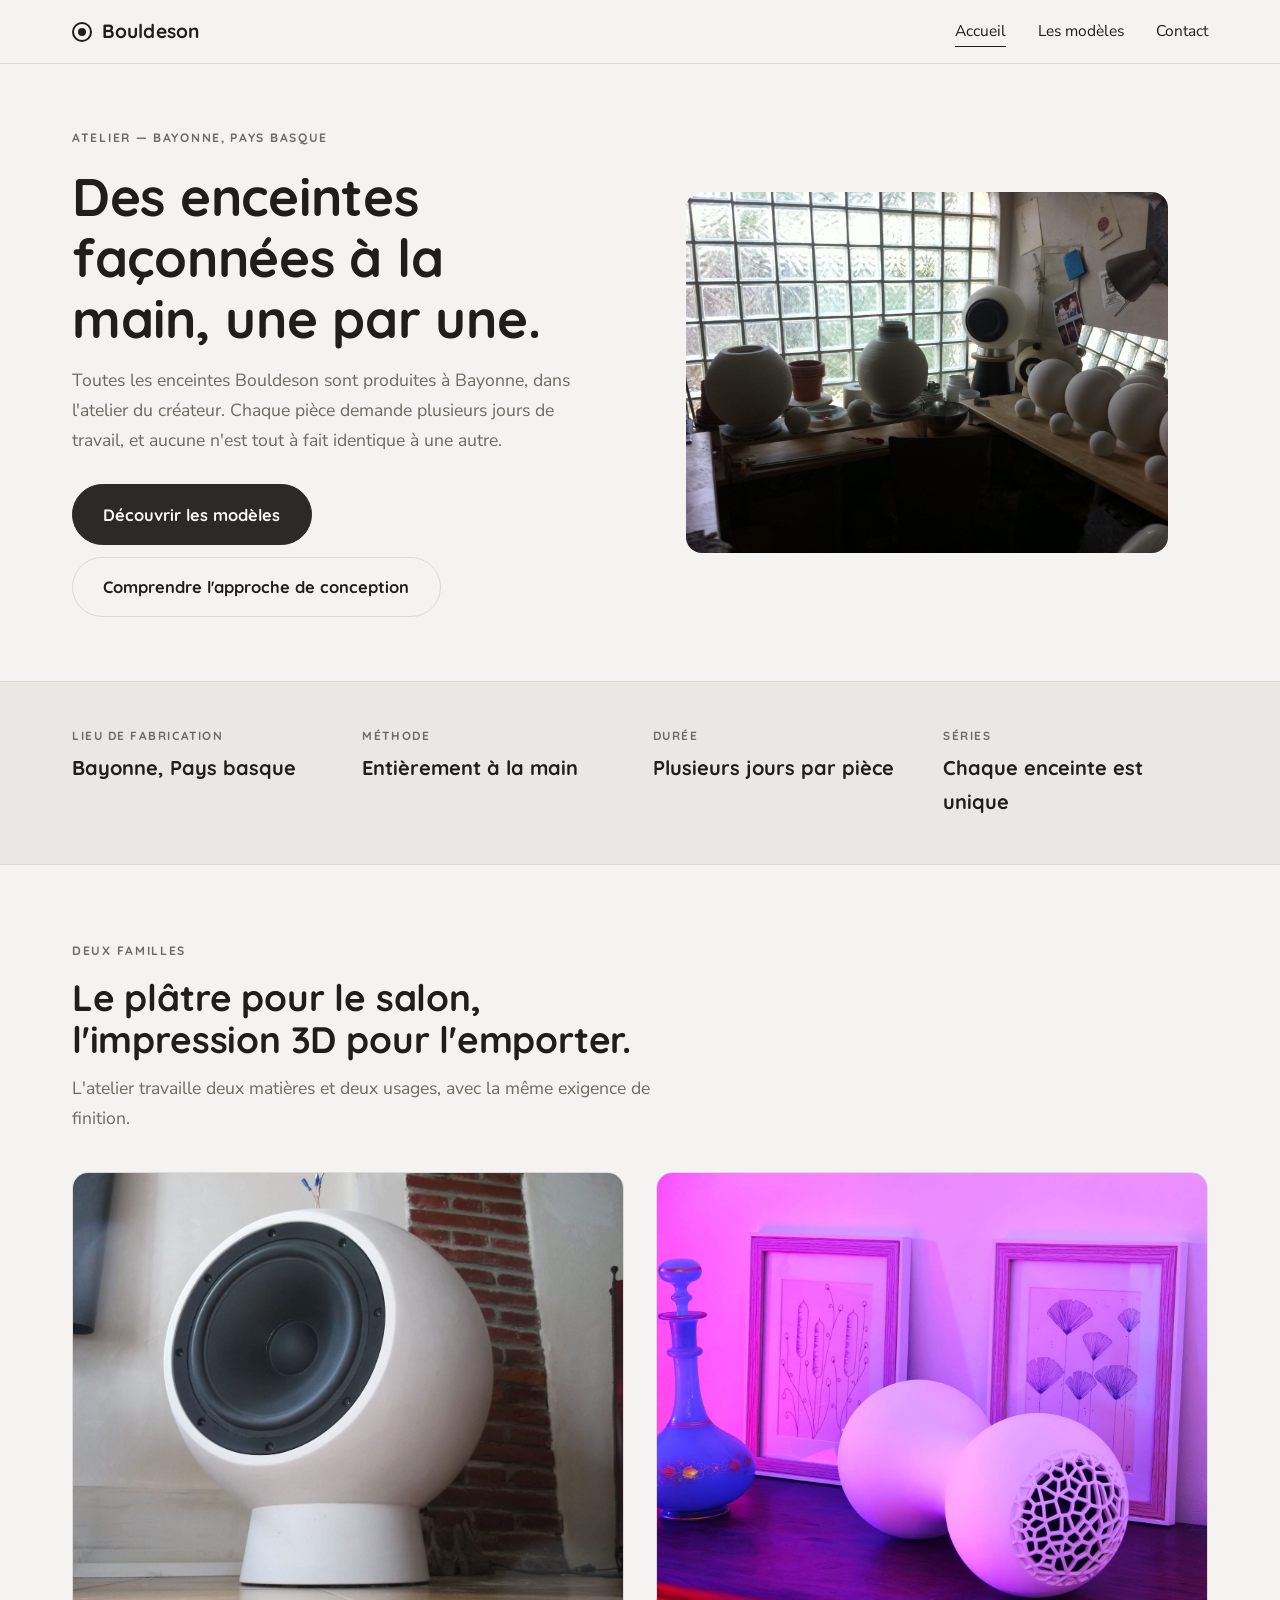
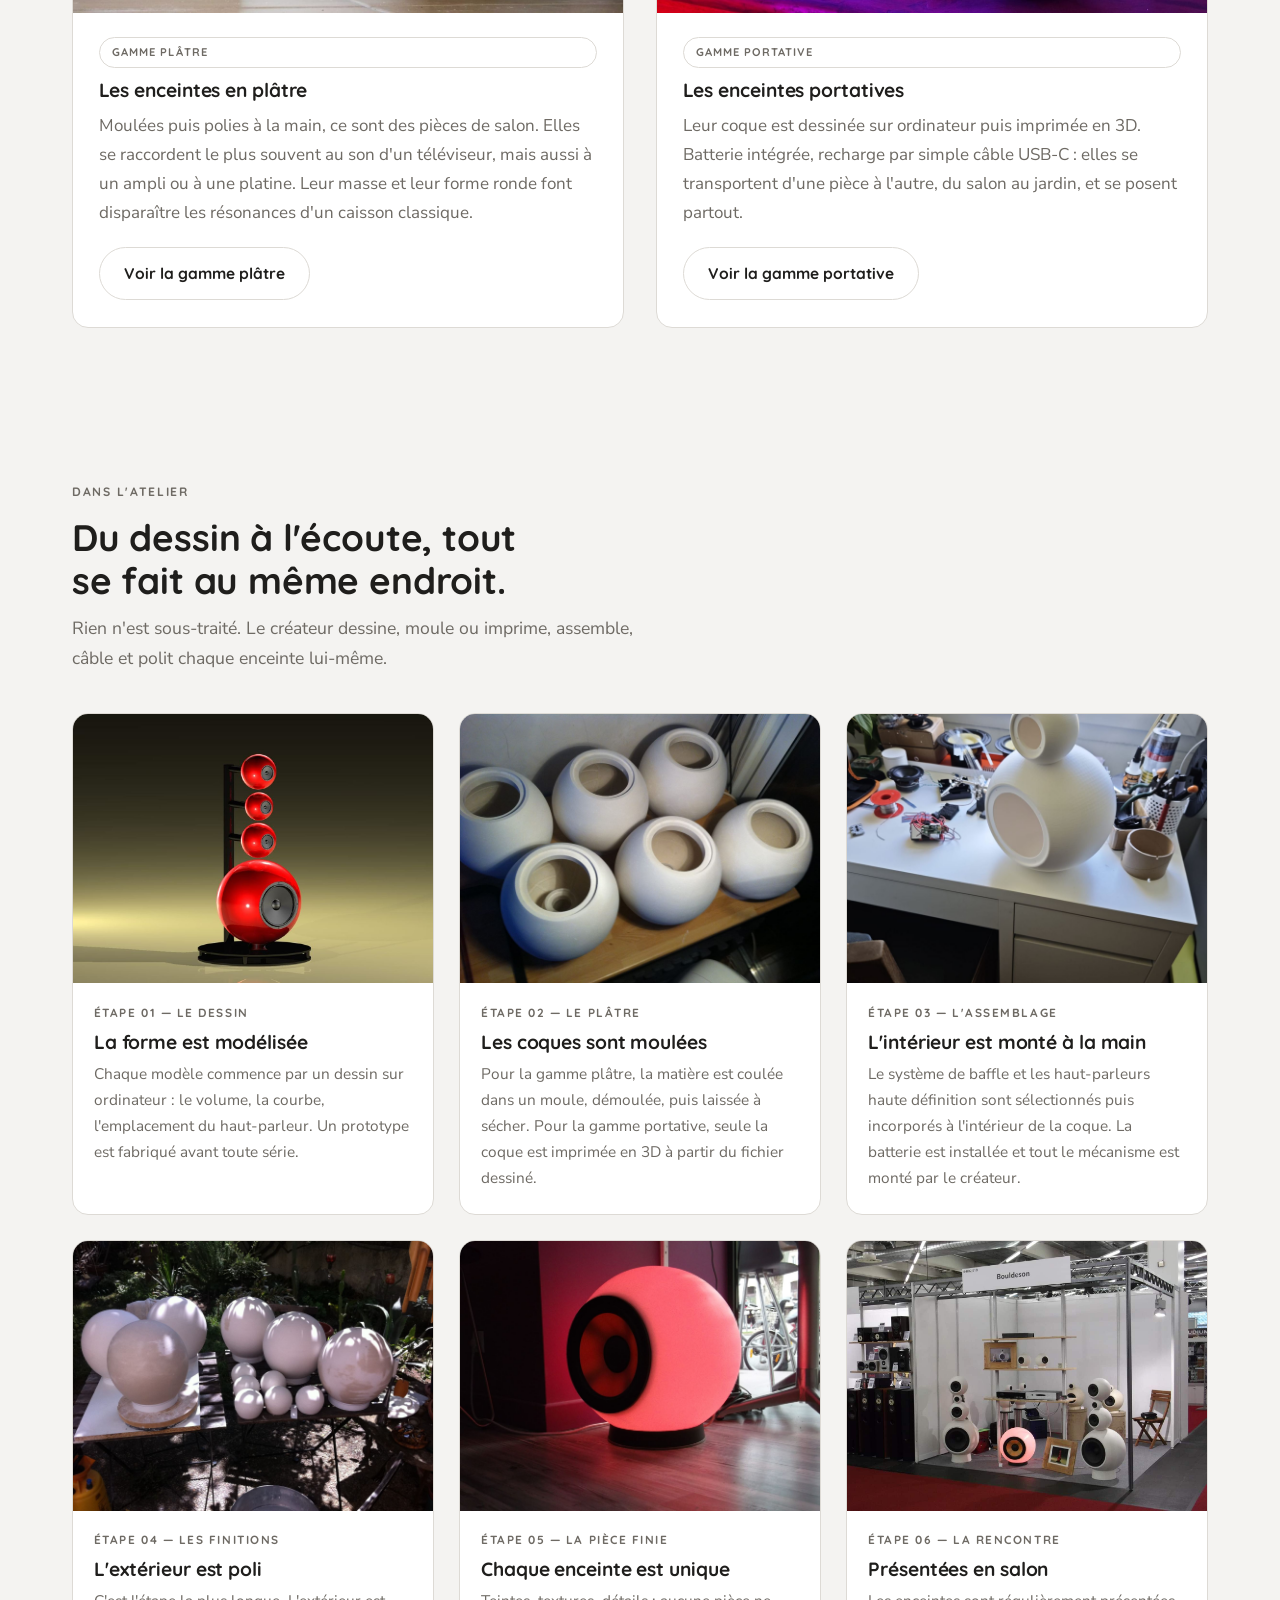
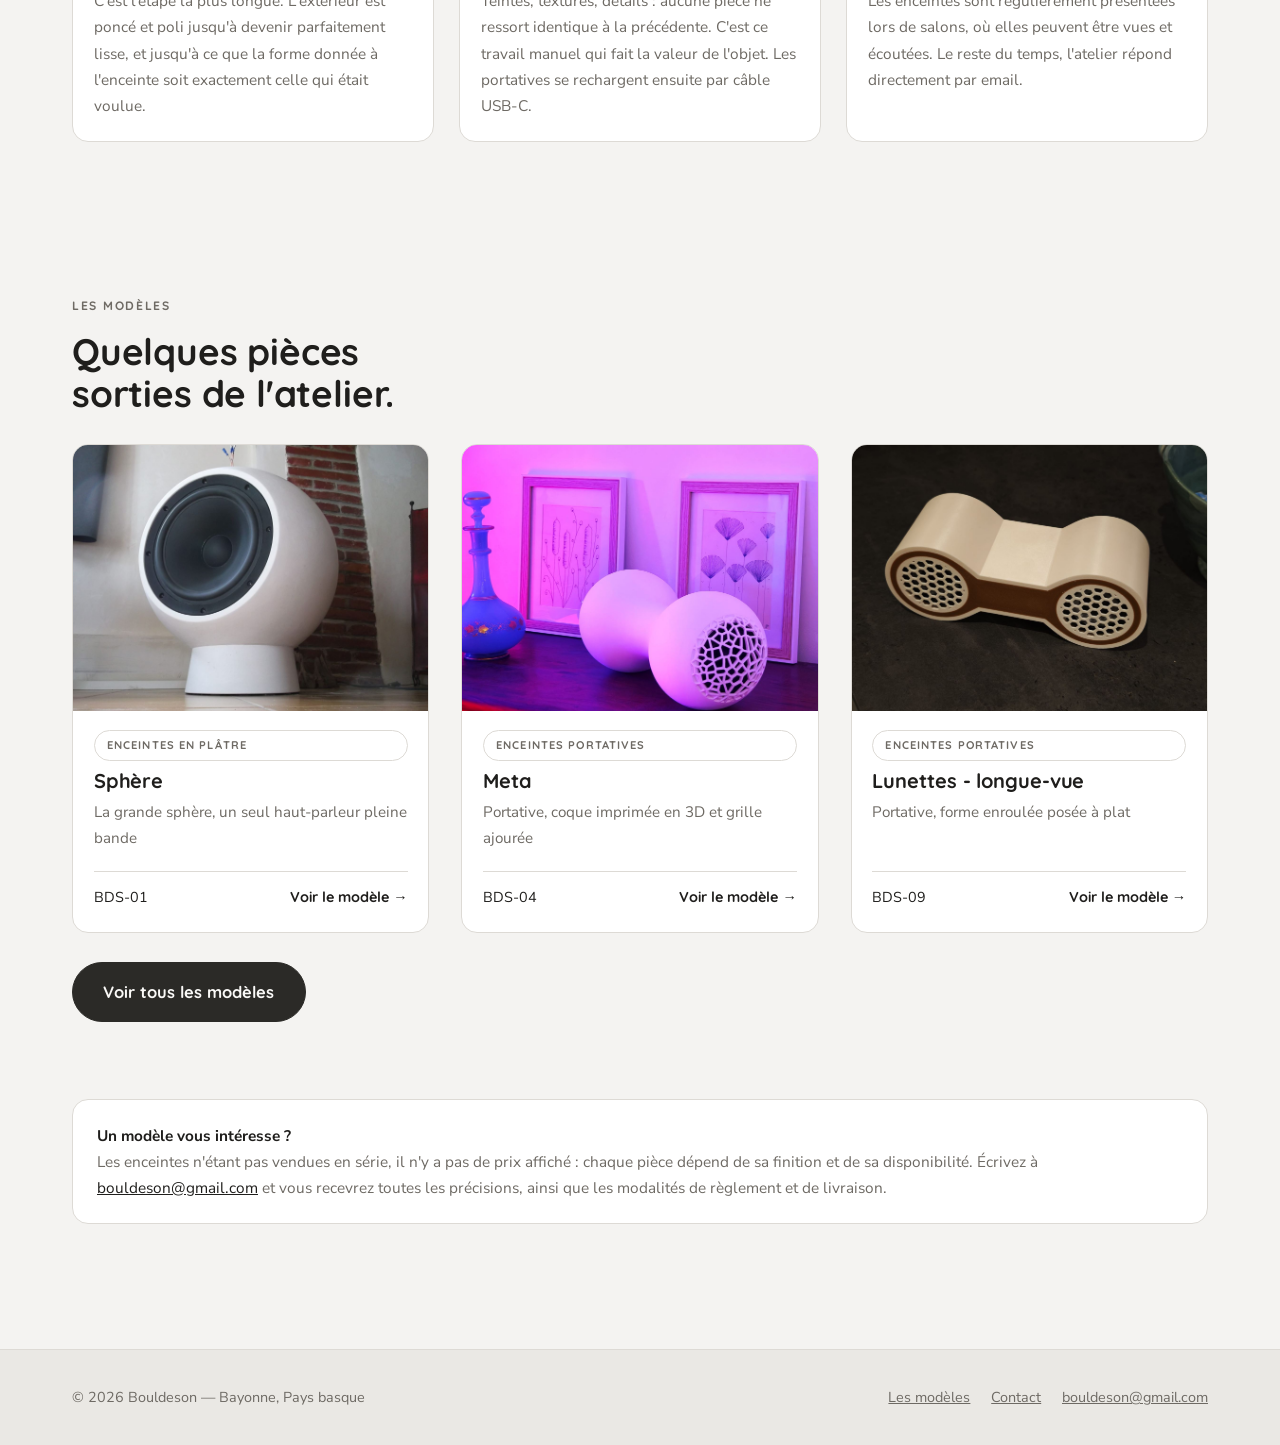
<file: index.html>
<!DOCTYPE html>
<html lang="fr">
<head>
<meta charset="utf-8">
<meta name="viewport" content="width=device-width, initial-scale=1">
<title>Bouldeson — Enceintes faites main à Bayonne</title>
<meta name="description" content="Enceintes en plâtre et enceintes portatives imprimées en 3D, dessinées et fabriquées à la main dans un atelier de Bayonne. Chaque pièce est unique.">
<link rel="preconnect" href="https://fonts.googleapis.com">
<link rel="preconnect" href="https://fonts.gstatic.com" crossorigin>
<link rel="stylesheet" href="https://fonts.googleapis.com/css2?family=Quicksand:wght@500;600;700&family=Nunito+Sans:wght@400;600;700&display=swap">
<link rel="stylesheet" href="css/style.css">
</head>
<body>

<header class="site-header">
  <div class="wrap">
    <a class="logo" href="index.html"><span class="logo-mark" aria-hidden="true"></span><span data-cfg="marque">Bouldeson</span></a>
    <nav class="nav" aria-label="Navigation principale">
      <a href="index.html" aria-current="page">Accueil</a>
      <a href="boutique.html">Les modèles</a>
      <a href="contact.html">Contact</a>
    </nav>
  </div>
</header>

<main>

  <!-- ===== BANDEAU D'ACCUEIL ===== -->
  <section class="wrap hero">
    <div class="hero-text">
      <p class="eyebrow">Atelier — <span data-cfg="ville">Bayonne</span></p>
      <h1>Des enceintes façonnées à la main, une par une.</h1>
      <p class="lede">Toutes les enceintes Bouldeson sont produites à Bayonne, dans l'atelier du créateur. Chaque pièce demande plusieurs jours de travail, et aucune n'est tout à fait identique à une autre.</p>
      <div class="hero-actions">
        <a class="btn btn-large" href="boutique.html">Découvrir les modèles</a>
        <a class="btn btn-ghost btn-large" href="#fabrication">Comprendre l'approche de conception</a>
      </div>
    </div>
    <figure class="hero-figure">
      <img src="images/atelier-etabli.jpg" alt="L'établi de l'atelier, avec plusieurs enceintes sphériques en cours de fabrication">
    </figure>
  </section>

  <!-- ===== REPÈRES ===== -->
  <section class="strip">
    <dl class="wrap">
      <div><dt>Lieu de fabrication</dt><dd>Bayonne, Pays basque</dd></div>
      <div><dt>Méthode</dt><dd>Entièrement à la main</dd></div>
      <div><dt>Durée</dt><dd>Plusieurs jours par pièce</dd></div>
      <div><dt>Séries</dt><dd>Chaque enceinte est unique</dd></div>
    </dl>
  </section>

  <!-- ===== LES DEUX GAMMES ===== -->
  <section class="wrap section" id="gammes">
    <div class="section-head">
      <p class="eyebrow">Deux familles</p>
      <h2>Le plâtre pour le salon, l'impression 3D pour l'emporter.</h2>
      <p class="lede">L'atelier travaille deux matières et deux usages, avec la même exigence de finition.</p>
    </div>

    <div class="gammes">
      <article class="gamme">
        <img src="images/bds-01-1.jpg" alt="Enceinte sphérique en plâtre blanc posée dans un salon">
        <div class="gamme-corps">
          <span class="etiquette">Gamme plâtre</span>
          <h3>Les enceintes en plâtre</h3>
          <p>Moulées puis polies à la main, ce sont des pièces de salon. Elles se raccordent le plus souvent au son d'un téléviseur, mais aussi à un ampli ou à une platine. Leur masse et leur forme ronde font disparaître les résonances d'un caisson classique.</p>
          <a class="btn btn-ghost" href="boutique.html#platre">Voir la gamme plâtre</a>
        </div>
      </article>

      <article class="gamme">
        <img src="images/bds-04-1.jpg" alt="Enceinte portative blanche imprimée en 3D, posée sur un rocher">
        <div class="gamme-corps">
          <span class="etiquette">Gamme portative</span>
          <h3>Les enceintes portatives</h3>
          <p>Leur coque est dessinée sur ordinateur puis imprimée en 3D. Batterie intégrée, recharge par simple câble USB-C : elles se transportent d'une pièce à l'autre, du salon au jardin, et se posent partout.</p>
          <a class="btn btn-ghost" href="boutique.html#portative">Voir la gamme portative</a>
        </div>
      </article>
    </div>
  </section>

  <!-- ===== LA FABRICATION ===== -->
  <section class="wrap section" id="fabrication">
    <div class="section-head">
      <p class="eyebrow">Dans l'atelier</p>
      <h2>Du dessin à l'écoute, tout se fait au même endroit.</h2>
      <p class="lede">Rien n'est sous-traité. Le créateur dessine, moule ou imprime, assemble, câble et polit chaque enceinte lui-même.</p>
    </div>

    <ol class="etapes">
      <li>
        <img src="images/atelier-prototype.jpg" alt="Prototype d'enceinte colonne présenté sur fond coloré" loading="lazy">
        <div class="etape-corps">
          <span class="num">Étape 01 — Le dessin</span>
          <h3>La forme est modélisée</h3>
          <p>Chaque modèle commence par un dessin sur ordinateur : le volume, la courbe, l'emplacement du haut-parleur. Un prototype est fabriqué avant toute série.</p>
        </div>
      </li>
      <li>
        <img src="images/atelier-moulage.jpg" alt="Plusieurs sphères en plâtre brut posées sur une planche après démoulage" loading="lazy">
        <div class="etape-corps">
          <span class="num">Étape 02 — Le plâtre</span>
          <h3>Les coques sont moulées</h3>
          <p>Pour la gamme plâtre, la matière est coulée dans un moule, démoulée, puis laissée à sécher. Pour la gamme portative, seule la coque est imprimée en 3D à partir du fichier dessiné.</p>
        </div>
      </li>
      <li>
        <img src="images/atelier-assemblage.jpg" alt="Enceinte en cours d'assemblage sur l'établi, entourée de composants" loading="lazy">
        <div class="etape-corps">
          <span class="num">Étape 03 — L'assemblage</span>
          <h3>L'intérieur est monté à la main</h3>
          <p>Le système de baffle et les haut-parleurs haute définition sont sélectionnés puis incorporés à l'intérieur de la coque. La batterie est installée et tout le mécanisme est monté par le créateur.</p>
        </div>
      </li>
      <li>
        <img src="images/atelier-finitions.jpg" alt="Coques d'enceintes en cours de finition à l'extérieur de l'atelier" loading="lazy">
        <div class="etape-corps">
          <span class="num">Étape 04 — Les finitions</span>
          <h3>L'extérieur est poli</h3>
          <p>C'est l'étape la plus longue. L'extérieur est poncé et poli jusqu'à devenir parfaitement lisse, et jusqu'à ce que la forme donnée à l'enceinte soit exactement celle qui était voulue.</p>
        </div>
      </li>
      <li>
        <img src="images/bds-03-2.jpg" alt="Enceinte deux voies terminée, posée dans un intérieur" loading="lazy">
        <div class="etape-corps">
          <span class="num">Étape 05 — La pièce finie</span>
          <h3>Chaque enceinte est unique</h3>
          <p>Teintes, textures, détails : aucune pièce ne ressort identique à la précédente. C'est ce travail manuel qui fait la valeur de l'objet. Les portatives se rechargent ensuite par câble USB-C.</p>
        </div>
      </li>
      <li>
        <img src="images/atelier-salon.jpg" alt="Le stand Bouldeson lors d'un salon de présentation" loading="lazy">
        <div class="etape-corps">
          <span class="num">Étape 06 — La rencontre</span>
          <h3>Présentées en salon</h3>
          <p>Les enceintes sont régulièrement présentées lors de salons, où elles peuvent être vues et écoutées. Le reste du temps, l'atelier répond directement par email.</p>
        </div>
      </li>
    </ol>
  </section>

  <!-- ===== APERÇU DES MODÈLES ===== -->
  <section class="wrap section">
    <div class="section-head">
      <p class="eyebrow">Les modèles</p>
      <h2>Quelques pièces sorties de l'atelier.</h2>
    </div>
    <div class="grille-produits" data-apercu-produits></div>
    <div class="hero-actions">
      <a class="btn btn-large" href="boutique.html">Voir tous les modèles</a>
    </div>
  </section>

  <!-- ===== CONTACT ===== -->
  <section class="wrap section" style="padding-top:0">
    <div class="encadre">
      <strong>Un modèle vous intéresse ?</strong><br>
      Les enceintes n'étant pas vendues en série, il n'y a pas de prix affiché : chaque pièce dépend de sa finition et de sa disponibilité. Écrivez à <a data-cfg="email" href="#">bouldeson@gmail.com</a> et vous recevrez toutes les précisions, ainsi que les modalités de règlement et de livraison.
    </div>
  </section>

</main>

<footer class="site-footer">
  <div class="wrap">
    <p>© <span data-annee>2026</span> <span data-cfg="marque">Bouldeson</span> — <span data-cfg="ville">Bayonne</span></p>
    <div class="footer-liens">
      <a href="boutique.html">Les modèles</a>
      <a href="contact.html">Contact</a>
      <a data-cfg="email" href="#">bouldeson@gmail.com</a>
    </div>
  </div>
</footer>

<script src="js/config.js"></script>
<script src="js/site.js"></script>
</body>
</html>
</file>
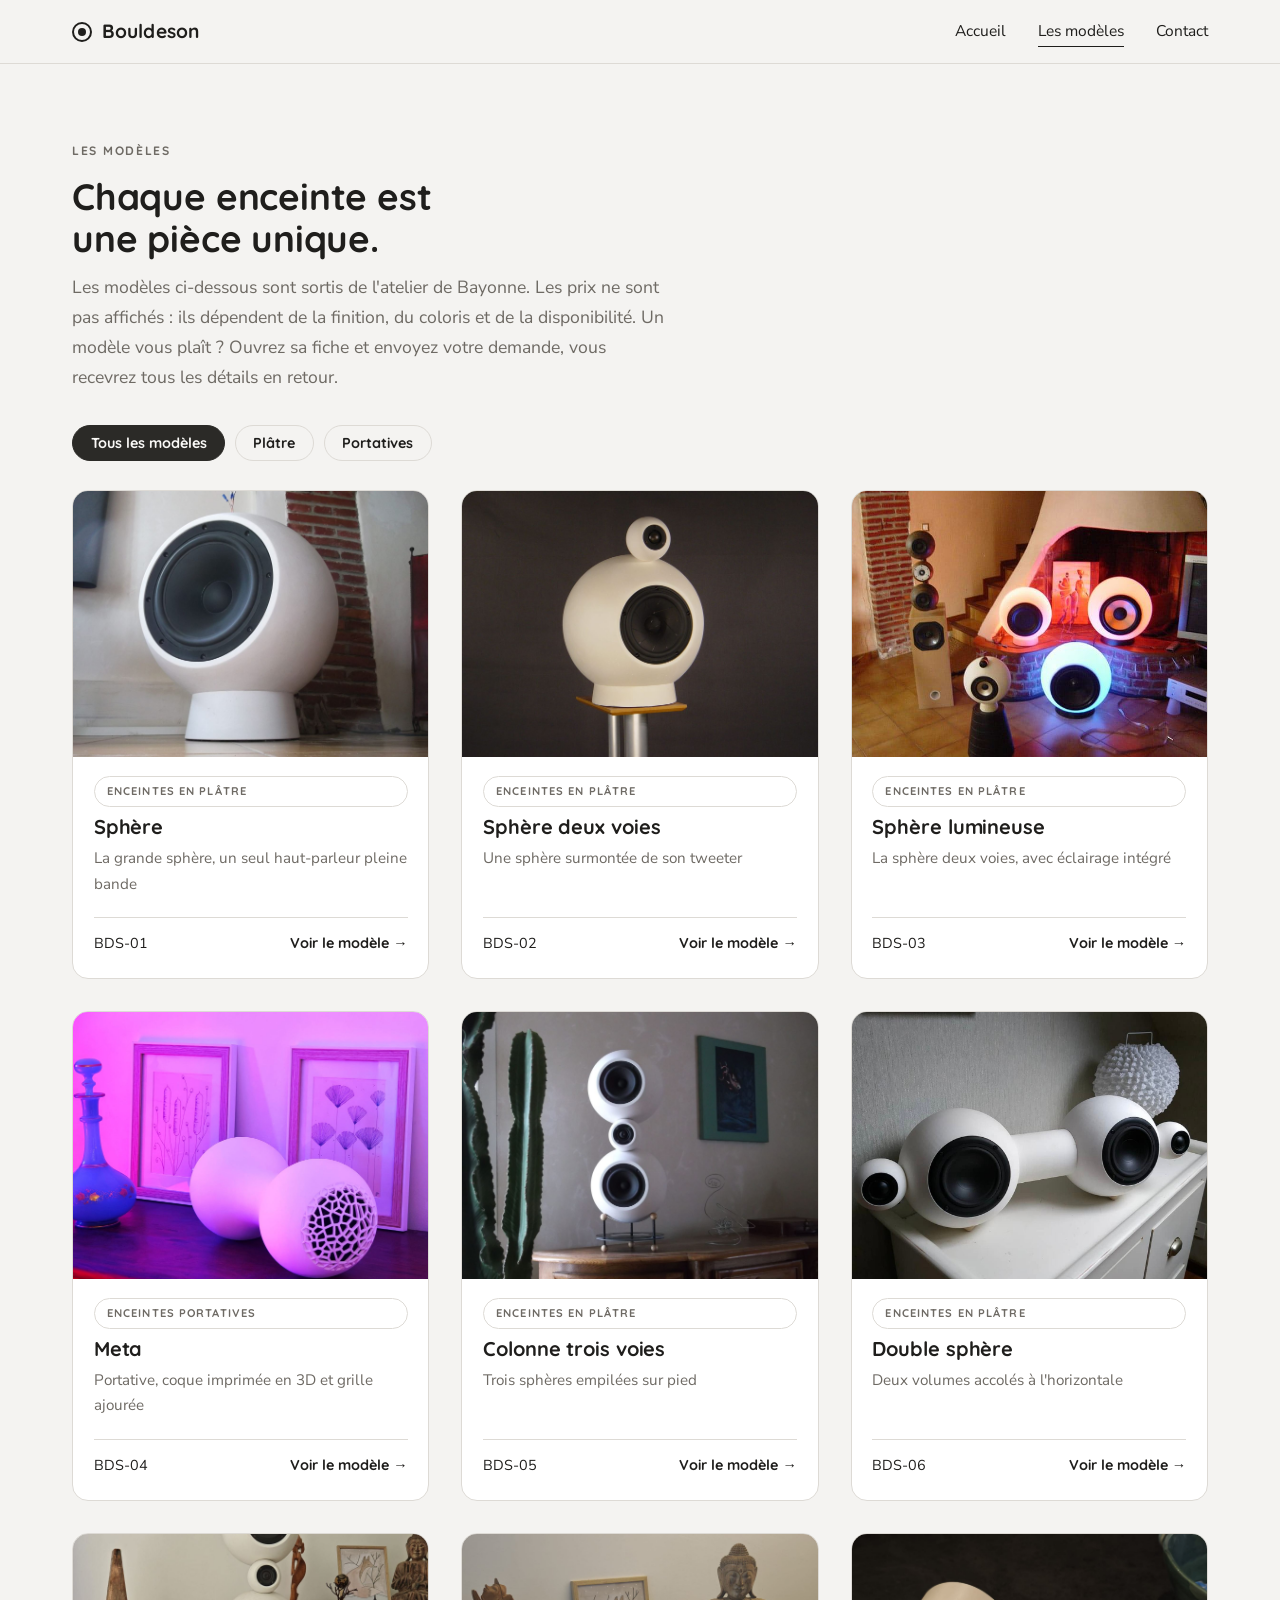
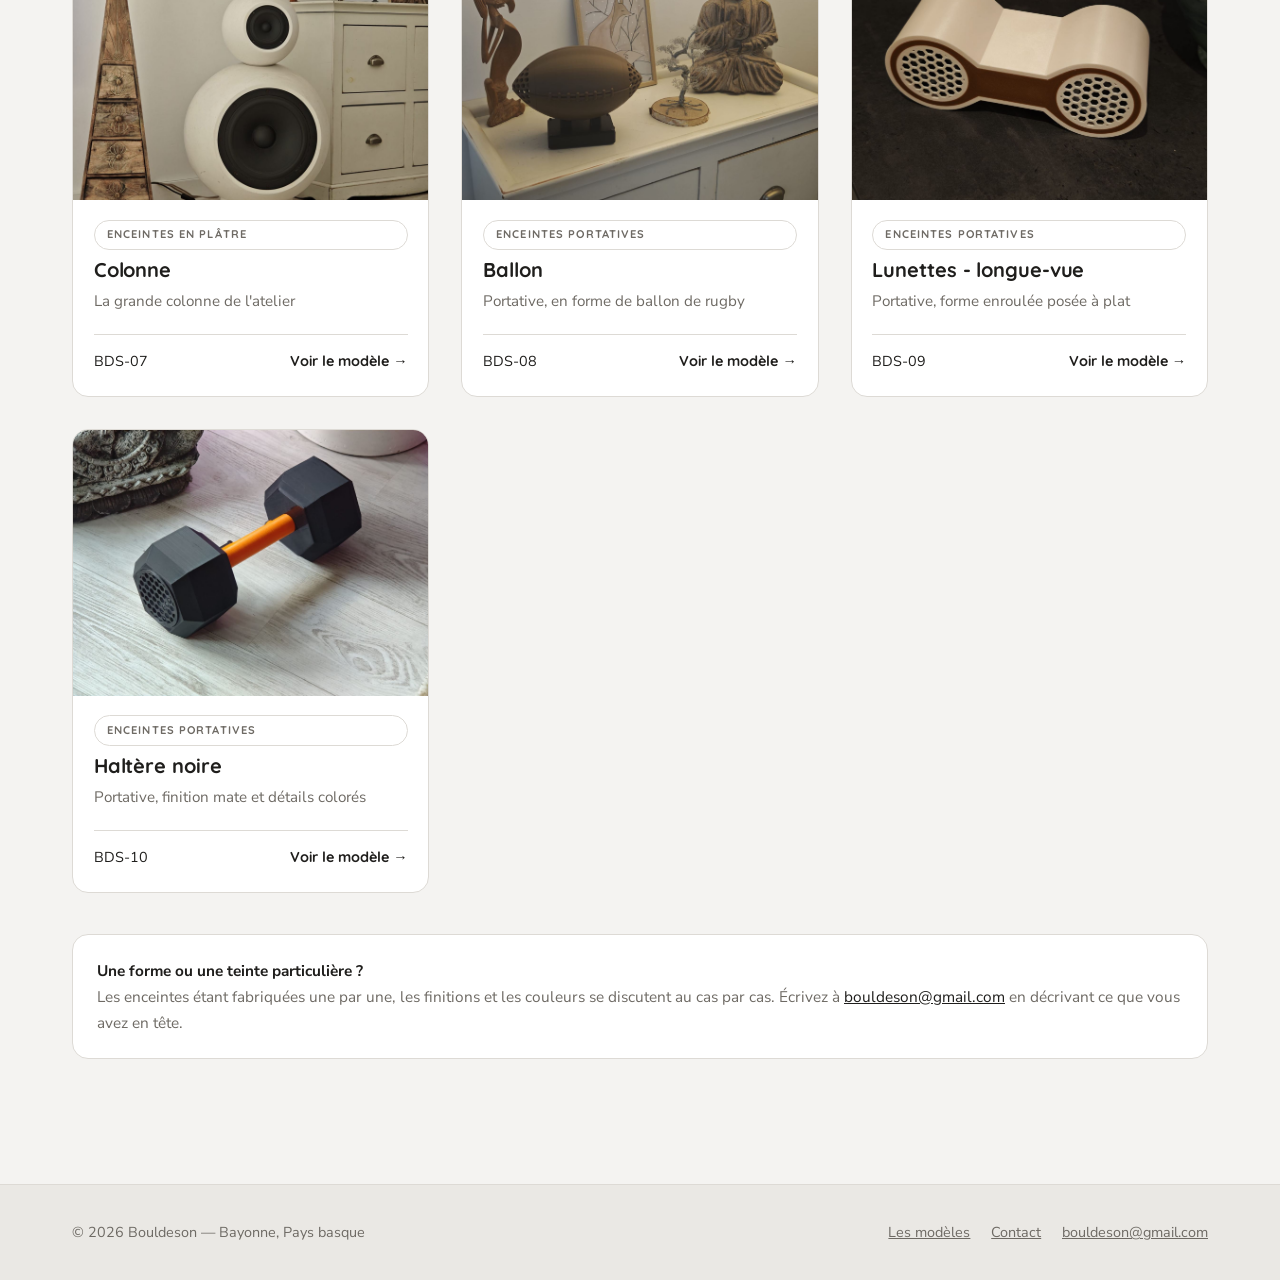
<file: boutique.html>
<!DOCTYPE html>
<html lang="fr">
<head>
<meta charset="utf-8">
<meta name="viewport" content="width=device-width, initial-scale=1">
<title>Les modèles — Bouldeson</title>
<meta name="description" content="Les enceintes Bouldeson : gamme plâtre pour le salon, gamme portative imprimée en 3D.">
<link rel="preconnect" href="https://fonts.googleapis.com">
<link rel="preconnect" href="https://fonts.gstatic.com" crossorigin>
<link rel="stylesheet" href="https://fonts.googleapis.com/css2?family=Quicksand:wght@500;600;700&family=Nunito+Sans:wght@400;600;700&display=swap">
<link rel="stylesheet" href="css/style.css">
</head>
<body>

<header class="site-header">
  <div class="wrap">
    <a class="logo" href="index.html"><span class="logo-mark" aria-hidden="true"></span><span data-cfg="marque">Bouldeson</span></a>
    <nav class="nav" aria-label="Navigation principale">
      <a href="index.html">Accueil</a>
      <a href="boutique.html" aria-current="page">Les modèles</a>
      <a href="contact.html">Contact</a>
    </nav>
  </div>
</header>

<main>
  <section class="wrap section">
    <div class="section-head">
      <p class="eyebrow">Les modèles</p>
      <h2>Chaque enceinte est une pièce unique.</h2>
      <p class="lede">Les modèles ci-dessous sont sortis de l'atelier de Bayonne. Les prix ne sont pas affichés : ils dépendent de la finition, du coloris et de la disponibilité. Un modèle vous plaît ? Ouvrez sa fiche et envoyez votre demande, vous recevrez tous les détails en retour.</p>
    </div>

    <div class="filtres">
      <button class="filtre" type="button" data-filtre="tout" aria-pressed="true">Tous les modèles</button>
      <button class="filtre" type="button" data-filtre="platre" aria-pressed="false">Plâtre</button>
      <button class="filtre" type="button" data-filtre="portative" aria-pressed="false">Portatives</button>
    </div>

    <div class="grille-produits" data-grille-produits></div>

    <div class="encadre" style="margin-top:2.6rem">
      <strong>Une forme ou une teinte particulière ?</strong><br>
      Les enceintes étant fabriquées une par une, les finitions et les couleurs se discutent au cas par cas. Écrivez à <a data-cfg="email" href="#">bouldeson@gmail.com</a> en décrivant ce que vous avez en tête.
    </div>
  </section>
</main>

<footer class="site-footer">
  <div class="wrap">
    <p>© <span data-annee>2026</span> <span data-cfg="marque">Bouldeson</span> — <span data-cfg="ville">Bayonne</span></p>
    <div class="footer-liens">
      <a href="boutique.html">Les modèles</a>
      <a href="contact.html">Contact</a>
      <a data-cfg="email" href="#">bouldeson@gmail.com</a>
    </div>
  </div>
</footer>

<script src="js/config.js"></script>
<script src="js/site.js"></script>
</body>
</html>
</file>
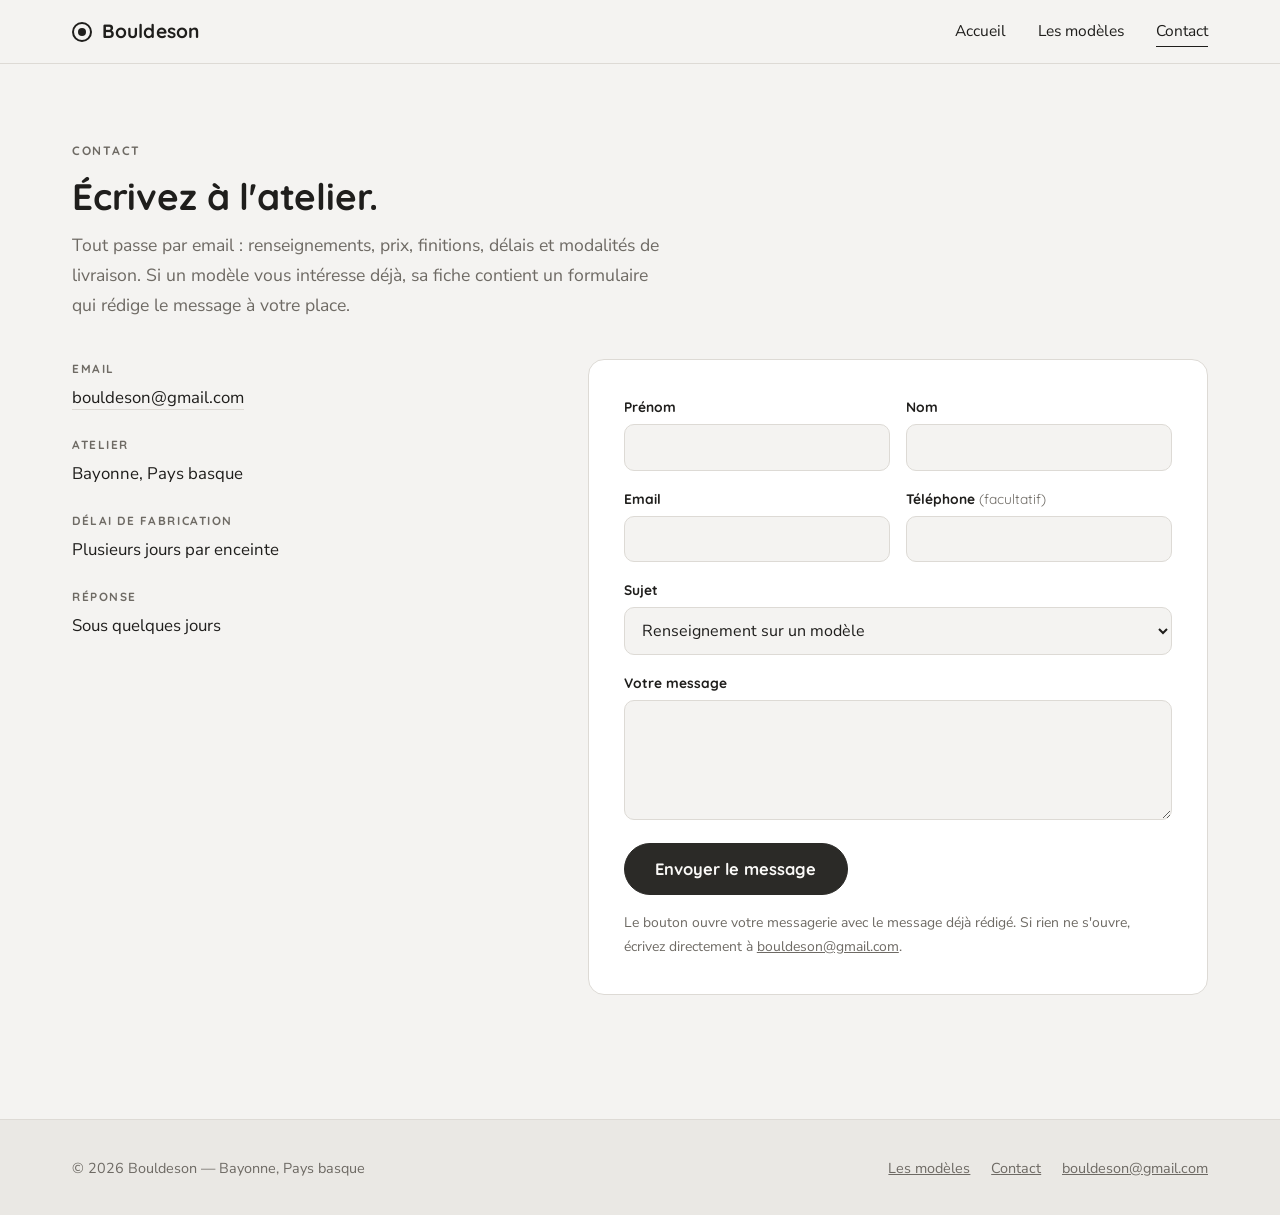
<file: contact.html>
<!DOCTYPE html>
<html lang="fr">
<head>
<meta charset="utf-8">
<meta name="viewport" content="width=device-width, initial-scale=1">
<title>Contact — Bouldeson</title>
<meta name="description" content="Contacter l'atelier Bouldeson à Bayonne : renseignements, commande, demande sur mesure.">
<link rel="preconnect" href="https://fonts.googleapis.com">
<link rel="preconnect" href="https://fonts.gstatic.com" crossorigin>
<link rel="stylesheet" href="https://fonts.googleapis.com/css2?family=Quicksand:wght@500;600;700&family=Nunito+Sans:wght@400;600;700&display=swap">
<link rel="stylesheet" href="css/style.css">
</head>
<body>

<header class="site-header">
  <div class="wrap">
    <a class="logo" href="index.html"><span class="logo-mark" aria-hidden="true"></span><span data-cfg="marque">Bouldeson</span></a>
    <nav class="nav" aria-label="Navigation principale">
      <a href="index.html">Accueil</a>
      <a href="boutique.html">Les modèles</a>
      <a href="contact.html" aria-current="page">Contact</a>
    </nav>
  </div>
</header>

<main>
  <section class="wrap section">
    <div class="section-head">
      <p class="eyebrow">Contact</p>
      <h2>Écrivez à l'atelier.</h2>
      <p class="lede">Tout passe par email : renseignements, prix, finitions, délais et modalités de livraison. Si un modèle vous intéresse déjà, sa fiche contient un formulaire qui rédige le message à votre place.</p>
    </div>

    <div class="contact-grille">

      <dl class="coordonnees">
        <div>
          <dt>Email</dt>
          <dd><a data-cfg="email" href="#">bouldeson@gmail.com</a></dd>
        </div>
        <div data-si="telephone" hidden>
          <dt>Téléphone</dt>
          <dd><a data-cfg="telephone" href="#"></a></dd>
        </div>
        <div>
          <dt>Atelier</dt>
          <dd data-cfg="ville">Bayonne, Pays basque</dd>
        </div>
        <div>
          <dt>Délai de fabrication</dt>
          <dd>Plusieurs jours par enceinte</dd>
        </div>
        <div>
          <dt>Réponse</dt>
          <dd>Sous quelques jours</dd>
        </div>
      </dl>

      <div class="form-bloc">
        <form data-form-contact novalidate>
          <div class="champs" style="margin-top:0">
            <div class="champ">
              <label for="c-prenom">Prénom</label>
              <input id="c-prenom" name="prenom" type="text" autocomplete="given-name" required>
            </div>
            <div class="champ">
              <label for="c-nom">Nom</label>
              <input id="c-nom" name="nom" type="text" autocomplete="family-name" required>
            </div>
            <div class="champ">
              <label for="c-email">Email</label>
              <input id="c-email" name="email" type="email" autocomplete="email" required>
            </div>
            <div class="champ">
              <label for="c-tel">Téléphone <span class="opt">(facultatif)</span></label>
              <input id="c-tel" name="telephone" type="tel" autocomplete="tel">
            </div>
            <div class="champ pleine">
              <label for="c-sujet">Sujet</label>
              <select id="c-sujet" name="sujet">
                <option>Renseignement sur un modèle</option>
                <option>Demande de prix</option>
                <option>Demande sur mesure</option>
                <option>Suivi d'une commande</option>
                <option>Autre</option>
              </select>
            </div>
            <div class="champ pleine">
              <label for="c-message">Votre message</label>
              <textarea id="c-message" name="message" required></textarea>
            </div>
          </div>

          <div class="form-actions">
            <button class="btn btn-large" type="submit">Envoyer le message</button>
          </div>

          <p class="note">Le bouton ouvre votre messagerie avec le message déjà rédigé. Si rien ne s'ouvre, écrivez directement à <a data-cfg="email" href="#">bouldeson@gmail.com</a>.</p>

          <div class="encadre" data-contact-confirm hidden style="margin-top:1.2rem">
            <strong>Votre messagerie devrait s'être ouverte.</strong><br>
            Il ne reste qu'à cliquer sur « Envoyer ».
          </div>
        </form>
      </div>

    </div>
  </section>
</main>

<footer class="site-footer">
  <div class="wrap">
    <p>© <span data-annee>2026</span> <span data-cfg="marque">Bouldeson</span> — <span data-cfg="ville">Bayonne</span></p>
    <div class="footer-liens">
      <a href="boutique.html">Les modèles</a>
      <a href="contact.html">Contact</a>
      <a data-cfg="email" href="#">bouldeson@gmail.com</a>
    </div>
  </div>
</footer>

<script src="js/config.js"></script>
<script src="js/site.js"></script>
</body>
</html>
</file>
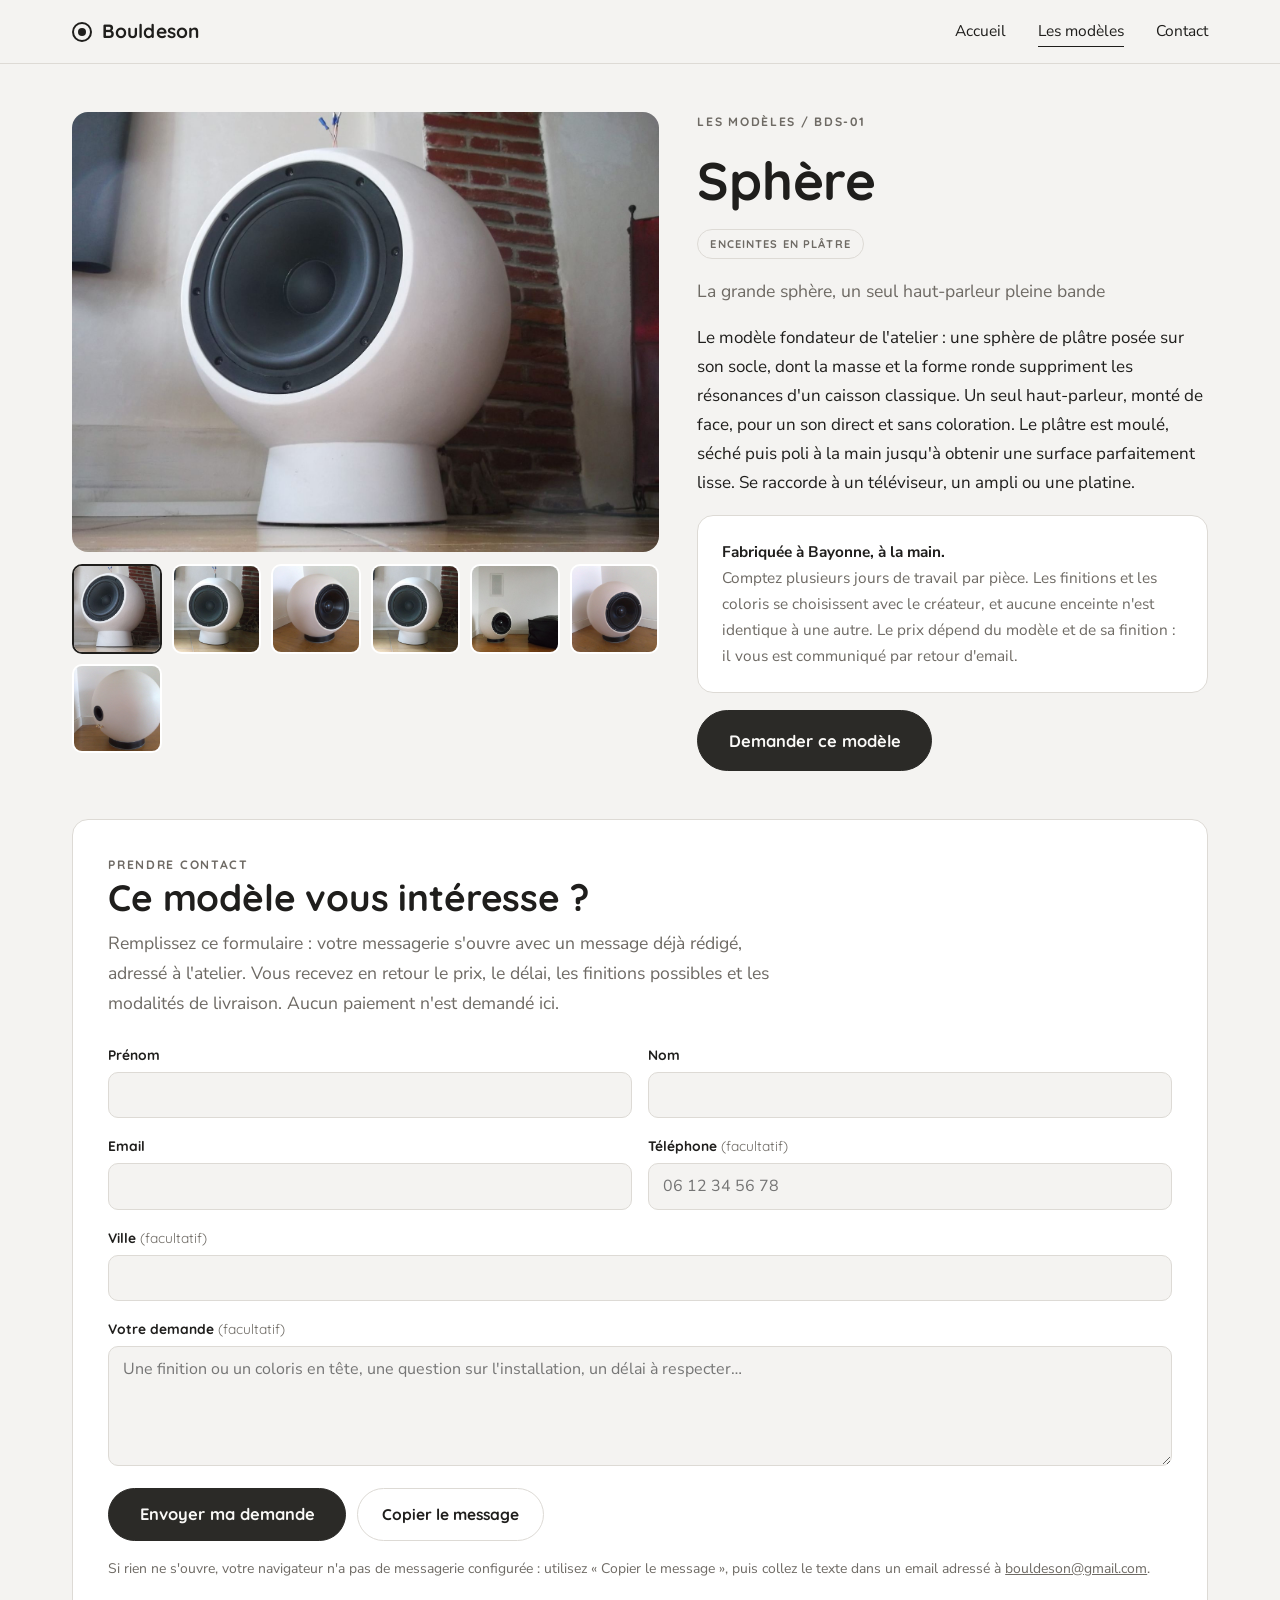
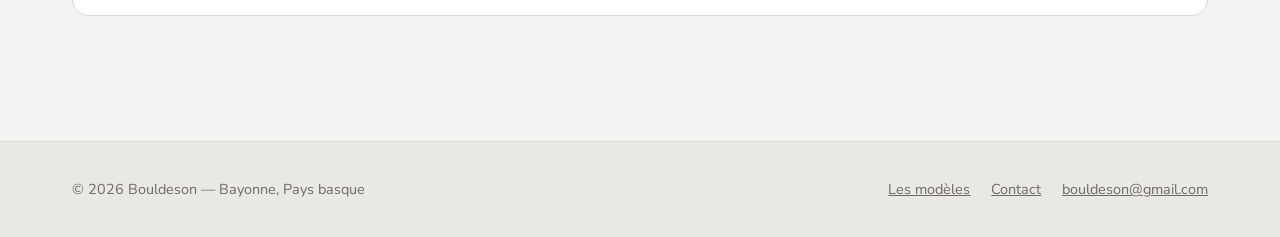
<file: produit.html>
<!DOCTYPE html>
<html lang="fr">
<head>
<meta charset="utf-8">
<meta name="viewport" content="width=device-width, initial-scale=1">
<title>Modèle — Bouldeson</title>
<meta name="description" content="Fiche d'un modèle d'enceinte Bouldeson et formulaire de demande.">
<link rel="preconnect" href="https://fonts.googleapis.com">
<link rel="preconnect" href="https://fonts.gstatic.com" crossorigin>
<link rel="stylesheet" href="https://fonts.googleapis.com/css2?family=Quicksand:wght@500;600;700&family=Nunito+Sans:wght@400;600;700&display=swap">
<link rel="stylesheet" href="css/style.css">
</head>
<body data-page-produit>

<header class="site-header">
  <div class="wrap">
    <a class="logo" href="index.html"><span class="logo-mark" aria-hidden="true"></span><span data-cfg="marque">Bouldeson</span></a>
    <nav class="nav" aria-label="Navigation principale">
      <a href="index.html">Accueil</a>
      <a href="boutique.html" aria-current="page">Les modèles</a>
      <a href="contact.html">Contact</a>
    </nav>
  </div>
</header>

<main>

  <section class="wrap fiche">
    <div class="fiche-photos">
      <img class="photo-principale" data-photo-principale src="" alt="">
      <div class="vignettes" data-vignettes></div>
    </div>

    <div class="fiche-infos">
      <p class="eyebrow"><a href="boutique.html" style="text-decoration:none">Les modèles</a> / <span data-p-ref></span></p>
      <h1 data-p-nom></h1>
      <p><span class="etiquette" data-p-gamme></span></p>
      <p class="lede" data-p-accroche></p>
      <p class="mesure" data-p-desc></p>

      <div class="encadre">
        <strong>Fabriquée à Bayonne, à la main.</strong><br>
        Comptez plusieurs jours de travail par pièce. Les finitions et les coloris se choisissent avec le créateur, et aucune enceinte n'est identique à une autre. Le prix dépend du modèle et de sa finition : il vous est communiqué par retour d'email.
      </div>

      <div class="hero-actions">
        <a class="btn btn-large" href="#demande">Demander ce modèle</a>
      </div>
    </div>
  </section>

  <!-- ===== DEMANDE ===== -->
  <section class="wrap section" id="demande" style="padding-top:0">
    <div class="form-bloc">
      <p class="eyebrow">Prendre contact</p>
      <h2 data-p-titre-form>Ce modèle vous intéresse ?</h2>
      <p class="lede" style="margin-top:.7rem">Remplissez ce formulaire : votre messagerie s'ouvre avec un message déjà rédigé, adressé à l'atelier. Vous recevez en retour le prix, le délai, les finitions possibles et les modalités de livraison. Aucun paiement n'est demandé ici.</p>

      <form data-form-demande novalidate>
        <div class="champs">
          <div class="champ">
            <label for="prenom">Prénom</label>
            <input id="prenom" name="prenom" type="text" autocomplete="given-name" required>
          </div>
          <div class="champ">
            <label for="nom">Nom</label>
            <input id="nom" name="nom" type="text" autocomplete="family-name" required>
          </div>
          <div class="champ">
            <label for="email">Email</label>
            <input id="email" name="email" type="email" autocomplete="email" required>
          </div>
          <div class="champ">
            <label for="telephone">Téléphone <span class="opt">(facultatif)</span></label>
            <input id="telephone" name="telephone" type="tel" autocomplete="tel" placeholder="06 12 34 56 78">
          </div>
          <div class="champ pleine">
            <label for="ville">Ville <span class="opt">(facultatif)</span></label>
            <input id="ville" name="ville" type="text" autocomplete="address-level2">
          </div>
          <div class="champ pleine">
            <label for="message">Votre demande <span class="opt">(facultatif)</span></label>
            <textarea id="message" name="message" placeholder="Une finition ou un coloris en tête, une question sur l'installation, un délai à respecter…"></textarea>
          </div>
        </div>

        <div class="form-actions">
          <button class="btn btn-large" type="submit">Envoyer ma demande</button>
          <button class="btn btn-ghost" type="button" data-copier>Copier le message</button>
        </div>

        <p class="note">Si rien ne s'ouvre, votre navigateur n'a pas de messagerie configurée : utilisez « Copier le message », puis collez le texte dans un email adressé à <a data-cfg="email" href="#">bouldeson@gmail.com</a>.</p>

        <div class="recap-zone" data-recap hidden>
          <label for="recap-texte">Votre message</label>
          <textarea id="recap-texte" data-recap-texte readonly></textarea>
        </div>
      </form>
    </div>
  </section>

</main>

<footer class="site-footer">
  <div class="wrap">
    <p>© <span data-annee>2026</span> <span data-cfg="marque">Bouldeson</span> — <span data-cfg="ville">Bayonne</span></p>
    <div class="footer-liens">
      <a href="boutique.html">Les modèles</a>
      <a href="contact.html">Contact</a>
      <a data-cfg="email" href="#">bouldeson@gmail.com</a>
    </div>
  </div>
</footer>

<script src="js/config.js"></script>
<script src="js/site.js"></script>
</body>
</html>
</file>
<file: css/style.css>
/* =====================================================================
   BOULDESON — FEUILLE DE STYLE
   Pour changer les couleurs, modifiez uniquement le bloc :root.
   ===================================================================== */

:root{
  --ground:      #F4F3F1;   /* fond de page */
  --surface:     #FFFFFF;   /* fond des cartes */
  --surface-2:   #EAE8E4;   /* fond alterné */
  --ink:         #1F1E1C;   /* texte principal */
  --ink-soft:    #6E6A64;   /* texte secondaire */
  --line:        #DDDAD5;   /* filets, bordures */
  --accent:      #2B2A27;   /* boutons, éléments actifs */
  --accent-ink:  #FAF9F7;   /* texte sur fond accent */
  --focus:       #6E6A64;

  --display: "Quicksand", "Trebuchet MS", sans-serif;
  --body:    "Nunito Sans", "Helvetica Neue", Arial, sans-serif;

  --max:  1180px;
  --gap:  clamp(1.4rem, 3vw, 2.6rem);
  --r:    16px;       /* rayon des angles — arrondi */
  --r-sm: 10px;
}

@media (prefers-color-scheme: dark){
  :root:not([data-theme="light"]){
    --ground:     #141313;
    --surface:    #1D1C1B;
    --surface-2:  #232221;
    --ink:        #EDECEA;
    --ink-soft:   #A09C96;
    --line:       #302E2C;
    --accent:     #EDECEA;
    --accent-ink: #1A1918;
    --focus:      #A09C96;
  }
}
:root[data-theme="dark"]{
  --ground:     #141313;
  --surface:    #1D1C1B;
  --surface-2:  #232221;
  --ink:        #EDECEA;
  --ink-soft:   #A09C96;
  --line:       #302E2C;
  --accent:     #EDECEA;
  --accent-ink: #1A1918;
  --focus:      #A09C96;
}

*{ box-sizing: border-box; }

body{
  margin: 0;
  background: var(--ground);
  color: var(--ink);
  font-family: var(--body);
  font-size: 17px;
  line-height: 1.7;
  -webkit-font-smoothing: antialiased;
}

img{ max-width: 100%; display: block; }
a{ color: inherit; }

:focus-visible{ outline: 2px solid var(--focus); outline-offset: 3px; }

.wrap{
  width: 100%;
  max-width: var(--max);
  margin-inline: auto;
  padding-inline: 22px;
}

/* --- Typographie ---------------------------------------------------- */
h1,h2,h3{
  font-family: var(--display);
  font-weight: 700;
  line-height: 1.15;
  text-wrap: balance;
  margin: 0;
  letter-spacing: -0.005em;
}
h1{ font-size: clamp(2.1rem, 4.8vw, 3.3rem); }
h2{ font-size: clamp(1.6rem, 3.2vw, 2.3rem); }
h3{ font-size: 1.2rem; }
p{ margin: 0; }

.eyebrow{
  font-family: var(--display);
  font-weight: 700;
  font-size: 0.76rem;
  letter-spacing: 0.14em;
  text-transform: uppercase;
  color: var(--ink-soft);
  margin: 0;
}
.lede{ font-size: 1.1rem; color: var(--ink-soft); max-width: 62ch; }
.mesure{ max-width: 64ch; }

/* --- Entête --------------------------------------------------------- */
.site-header{
  position: sticky;
  top: env(safe-area-inset-top, 0px);
  z-index: 50;
  background: color-mix(in srgb, var(--ground) 90%, transparent);
  backdrop-filter: blur(10px);
  border-bottom: 1px solid var(--line);
}
.site-header .wrap{
  display: flex;
  align-items: center;
  justify-content: space-between;
  gap: 1rem;
  padding-block: 0.95rem;
}
.logo{
  font-family: var(--display);
  font-weight: 700;
  font-size: 1.2rem;
  letter-spacing: 0.01em;
  text-decoration: none;
  display: inline-flex;
  align-items: center;
  gap: 0.6rem;
}
.logo-mark{
  width: 20px; height: 20px;
  flex: none;
  border-radius: 50%;
  border: 2px solid var(--ink);
  position: relative;
}
.logo-mark::after{
  content: "";
  position: absolute;
  inset: 4px;
  border-radius: 50%;
  background: var(--ink);
}
.nav{ display: flex; gap: clamp(1rem, 3vw, 2rem); align-items: center; font-size: 0.97rem; }
.nav a{ text-decoration: none; padding-block: 2px; border-bottom: 1.5px solid transparent; }
.nav a:hover{ border-bottom-color: var(--line); }
.nav a[aria-current="page"]{ border-bottom-color: var(--ink); }

/* --- Boutons -------------------------------------------------------- */
.btn{
  display: inline-flex;
  align-items: center;
  gap: 0.5rem;
  font-family: var(--display);
  font-weight: 700;
  font-size: 0.97rem;
  padding: 0.78rem 1.5rem;
  border-radius: 100px;
  border: 1.5px solid var(--accent);
  background: var(--accent);
  color: var(--accent-ink);
  text-decoration: none;
  cursor: pointer;
  transition: transform .12s ease, opacity .12s ease;
}
.btn:hover{ transform: translateY(-1px); opacity: .9; }
.btn-ghost{ background: transparent; color: var(--ink); border-color: var(--line); }
.btn-ghost:hover{ border-color: var(--ink); }
.btn-large{ padding: 0.95rem 1.9rem; font-size: 1.03rem; }

/* --- Bandeau d'accueil ---------------------------------------------- */
.hero{
  display: grid;
  grid-template-columns: 1fr 1.05fr;
  gap: var(--gap);
  align-items: center;
  padding-block: clamp(2.2rem, 5vw, 4.2rem);
}
.hero-text > * + *{ margin-top: 1.1rem; }
.hero-actions{ display: flex; flex-wrap: wrap; gap: 0.75rem; margin-top: 1.8rem; }
.hero-figure{
  border-radius: var(--r);
  overflow: hidden;
  background: var(--surface);
}
.hero-figure img{ width: 100%; aspect-ratio: 4 / 3; object-fit: cover; }

/* --- Bandeau de repères --------------------------------------------- */
.strip{ border-block: 1px solid var(--line); background: var(--surface-2); }
.strip .wrap{
  display: grid;
  grid-template-columns: repeat(auto-fit, minmax(200px, 1fr));
  gap: 1.6rem;
  padding-block: 1.7rem;
}
.strip dt{
  font-family: var(--display);
  font-weight: 700;
  font-size: 0.74rem;
  letter-spacing: 0.13em;
  text-transform: uppercase;
  color: var(--ink-soft);
}
.strip dd{ margin: 0.3rem 0 0; font-family: var(--display); font-weight: 700; font-size: 1.25rem; }

/* --- Sections ------------------------------------------------------- */
.section{ padding-block: clamp(2.8rem, 6vw, 5rem); }
.section-head{ max-width: 60ch; }
.section-head > * + *{ margin-top: 0.85rem; }
.prose > * + *{ margin-top: 1.05rem; }

/* --- Les deux gammes ------------------------------------------------- */
.gammes{
  display: grid;
  grid-template-columns: 1fr 1fr;
  gap: clamp(1.2rem, 2.5vw, 2rem);
  margin-top: 2.4rem;
}
.gamme{
  background: var(--surface);
  border: 1px solid var(--line);
  border-radius: var(--r);
  overflow: hidden;
  display: flex;
  flex-direction: column;
}
.gamme img{ width: 100%; aspect-ratio: 5 / 4; object-fit: cover; }
.gamme-corps{ padding: 1.5rem 1.6rem 1.7rem; display: flex; flex-direction: column; gap: 0.7rem; flex: 1; }
.gamme-corps p{ color: var(--ink-soft); }
.gamme-corps .btn{ align-self: flex-start; margin-top: 0.5rem; }

/* --- Étapes de fabrication ------------------------------------------ */
.etapes{
  list-style: none;
  margin: 2.4rem 0 0;
  padding: 0;
  display: grid;
  grid-template-columns: repeat(auto-fit, minmax(270px, 1fr));
  gap: clamp(1.1rem, 2vw, 1.6rem);
}
.etapes li{
  background: var(--surface);
  border: 1px solid var(--line);
  border-radius: var(--r);
  overflow: hidden;
  display: flex;
  flex-direction: column;
}
.etapes img{ width: 100%; aspect-ratio: 4 / 3; object-fit: cover; }
.etape-corps{ padding: 1.2rem 1.3rem 1.4rem; display: flex; flex-direction: column; gap: 0.5rem; }
.etapes .num{
  font-family: var(--display);
  font-weight: 700;
  font-size: 0.74rem;
  letter-spacing: 0.13em;
  text-transform: uppercase;
  color: var(--ink-soft);
}
.etapes p{ color: var(--ink-soft); font-size: 0.96rem; }

/* --- Grille des modèles ---------------------------------------------- */
.filtres{ display: flex; flex-wrap: wrap; gap: 0.6rem; margin-top: 2rem; }
.filtre{
  font-family: var(--display);
  font-weight: 700;
  font-size: 0.9rem;
  padding: 0.5rem 1.1rem;
  border-radius: 100px;
  border: 1.5px solid var(--line);
  background: transparent;
  color: var(--ink);
  cursor: pointer;
}
.filtre[aria-pressed="true"]{ background: var(--accent); color: var(--accent-ink); border-color: var(--accent); }

.grille-produits{
  display: grid;
  grid-template-columns: repeat(auto-fill, minmax(290px, 1fr));
  gap: clamp(1.2rem, 2.5vw, 2rem);
  margin-top: 1.8rem;
}
.carte{
  display: flex;
  flex-direction: column;
  background: var(--surface);
  border: 1px solid var(--line);
  border-radius: var(--r);
  overflow: hidden;
  text-decoration: none;
  transition: border-color .15s ease, transform .15s ease;
}
.carte:hover{ border-color: var(--ink); transform: translateY(-2px); }
.carte img{ width: 100%; aspect-ratio: 4 / 3; object-fit: cover; }
.carte-corps{ padding: 1.2rem 1.3rem 1.4rem; display: flex; flex-direction: column; gap: 0.5rem; flex: 1; }
.carte h3{ font-size: 1.25rem; }
.carte-accroche{ color: var(--ink-soft); font-size: 0.95rem; flex: 1; }
.carte-pied{
  display: flex; align-items: center; justify-content: space-between; gap: 0.75rem;
  margin-top: 0.7rem; padding-top: 0.85rem; border-top: 1px solid var(--line);
  font-size: 0.9rem;
}
.lien-fleche{ font-family: var(--display); font-weight: 700; }

.etiquette{
  display: inline-block;
  font-family: var(--display);
  font-weight: 700;
  font-size: 0.7rem;
  letter-spacing: 0.1em;
  text-transform: uppercase;
  padding: 0.3rem 0.75rem;
  border: 1px solid var(--line);
  border-radius: 100px;
  color: var(--ink-soft);
}

/* --- Fiche produit -------------------------------------------------- */
.fiche{
  display: grid;
  grid-template-columns: 1.15fr 1fr;
  gap: var(--gap);
  padding-block: clamp(1.8rem, 4vw, 3rem);
  align-items: start;
}
.fiche-photos{ display: flex; flex-direction: column; gap: 12px; position: sticky; top: 100px; }
.fiche-photos img{ width: 100%; border-radius: var(--r); background: var(--surface); object-fit: cover; }
.photo-principale{ aspect-ratio: 4 / 3; }
.vignettes{ display: grid; grid-template-columns: repeat(auto-fit, minmax(84px, 1fr)); gap: 10px; }
.vignettes img{ aspect-ratio: 1 / 1; cursor: pointer; border: 2px solid transparent; border-radius: var(--r-sm); }
.vignettes img[aria-selected="true"]{ border-color: var(--ink); }

.fiche-infos > * + *{ margin-top: 1.1rem; }

.encadre{
  background: var(--surface);
  border: 1px solid var(--line);
  border-radius: var(--r);
  padding: 1.4rem 1.5rem;
  font-size: 0.96rem;
  color: var(--ink-soft);
}
.encadre strong{ color: var(--ink); }
.encadre a{ color: var(--ink); }

/* --- Formulaires ---------------------------------------------------- */
.form-bloc{
  background: var(--surface);
  border: 1px solid var(--line);
  border-radius: var(--r);
  padding: clamp(1.4rem, 3vw, 2.2rem);
}
.champs{ display: grid; grid-template-columns: 1fr 1fr; gap: 1rem; margin-top: 1.5rem; }
.champ{ display: flex; flex-direction: column; gap: 0.35rem; }
.champ.pleine{ grid-column: 1 / -1; }
label{ font-family: var(--display); font-size: 0.86rem; font-weight: 700; }
label .opt{ font-weight: 400; color: var(--ink-soft); }
input, select, textarea{
  font-family: var(--body);
  font-size: 1rem;
  color: var(--ink);
  background: var(--ground);
  border: 1px solid var(--line);
  border-radius: var(--r-sm);
  padding: 0.7rem 0.85rem;
  width: 100%;
}
input:focus, select:focus, textarea:focus{ border-color: var(--ink); outline: none; }
textarea{ resize: vertical; min-height: 120px; }

.form-actions{ display: flex; flex-wrap: wrap; gap: 0.7rem; margin-top: 1.4rem; }
.note{ font-size: 0.87rem; color: var(--ink-soft); margin-top: 1rem; }
.recap-zone{ margin-top: 1.2rem; }
.recap-zone textarea{ font-size: 0.87rem; min-height: 190px; }

/* --- Contact -------------------------------------------------------- */
.contact-grille{
  display: grid;
  grid-template-columns: 1fr 1.3fr;
  gap: var(--gap);
  align-items: start;
  margin-top: 2.4rem;
}
.coordonnees{ margin: 0; padding: 0; display: grid; gap: 1.4rem; }
.coordonnees dt{
  font-family: var(--display);
  font-weight: 700;
  font-size: 0.74rem;
  letter-spacing: 0.13em;
  text-transform: uppercase;
  color: var(--ink-soft);
}
.coordonnees dd{ margin: 0.3rem 0 0; font-size: 1.05rem; }
.coordonnees a{ text-decoration: none; border-bottom: 1px solid var(--line); }
.coordonnees a:hover{ border-bottom-color: var(--ink); }

/* --- Pied de page --------------------------------------------------- */
.site-footer{ border-top: 1px solid var(--line); background: var(--surface-2); margin-top: 3rem; }
.site-footer .wrap{
  display: flex; flex-wrap: wrap; gap: 1.2rem;
  justify-content: space-between; align-items: center;
  padding-block: 2.2rem; font-size: 0.9rem; color: var(--ink-soft);
}
.site-footer a{ color: inherit; }
.footer-liens{ display: flex; gap: 1.3rem; flex-wrap: wrap; }

/* --- Adaptation mobile ---------------------------------------------- */
@media (max-width: 880px){
  .hero, .gammes, .fiche, .contact-grille{ grid-template-columns: 1fr; }
  .fiche-photos{ position: static; }
  .site-header .wrap{ flex-wrap: wrap; }
}
@media (max-width: 520px){
  body{ font-size: 16px; }
  .champs{ grid-template-columns: 1fr; }
  .nav{ gap: 1rem; font-size: 0.92rem; }
}
@media (prefers-reduced-motion: reduce){
  *{ transition: none !important; animation: none !important; }
}
</file>
